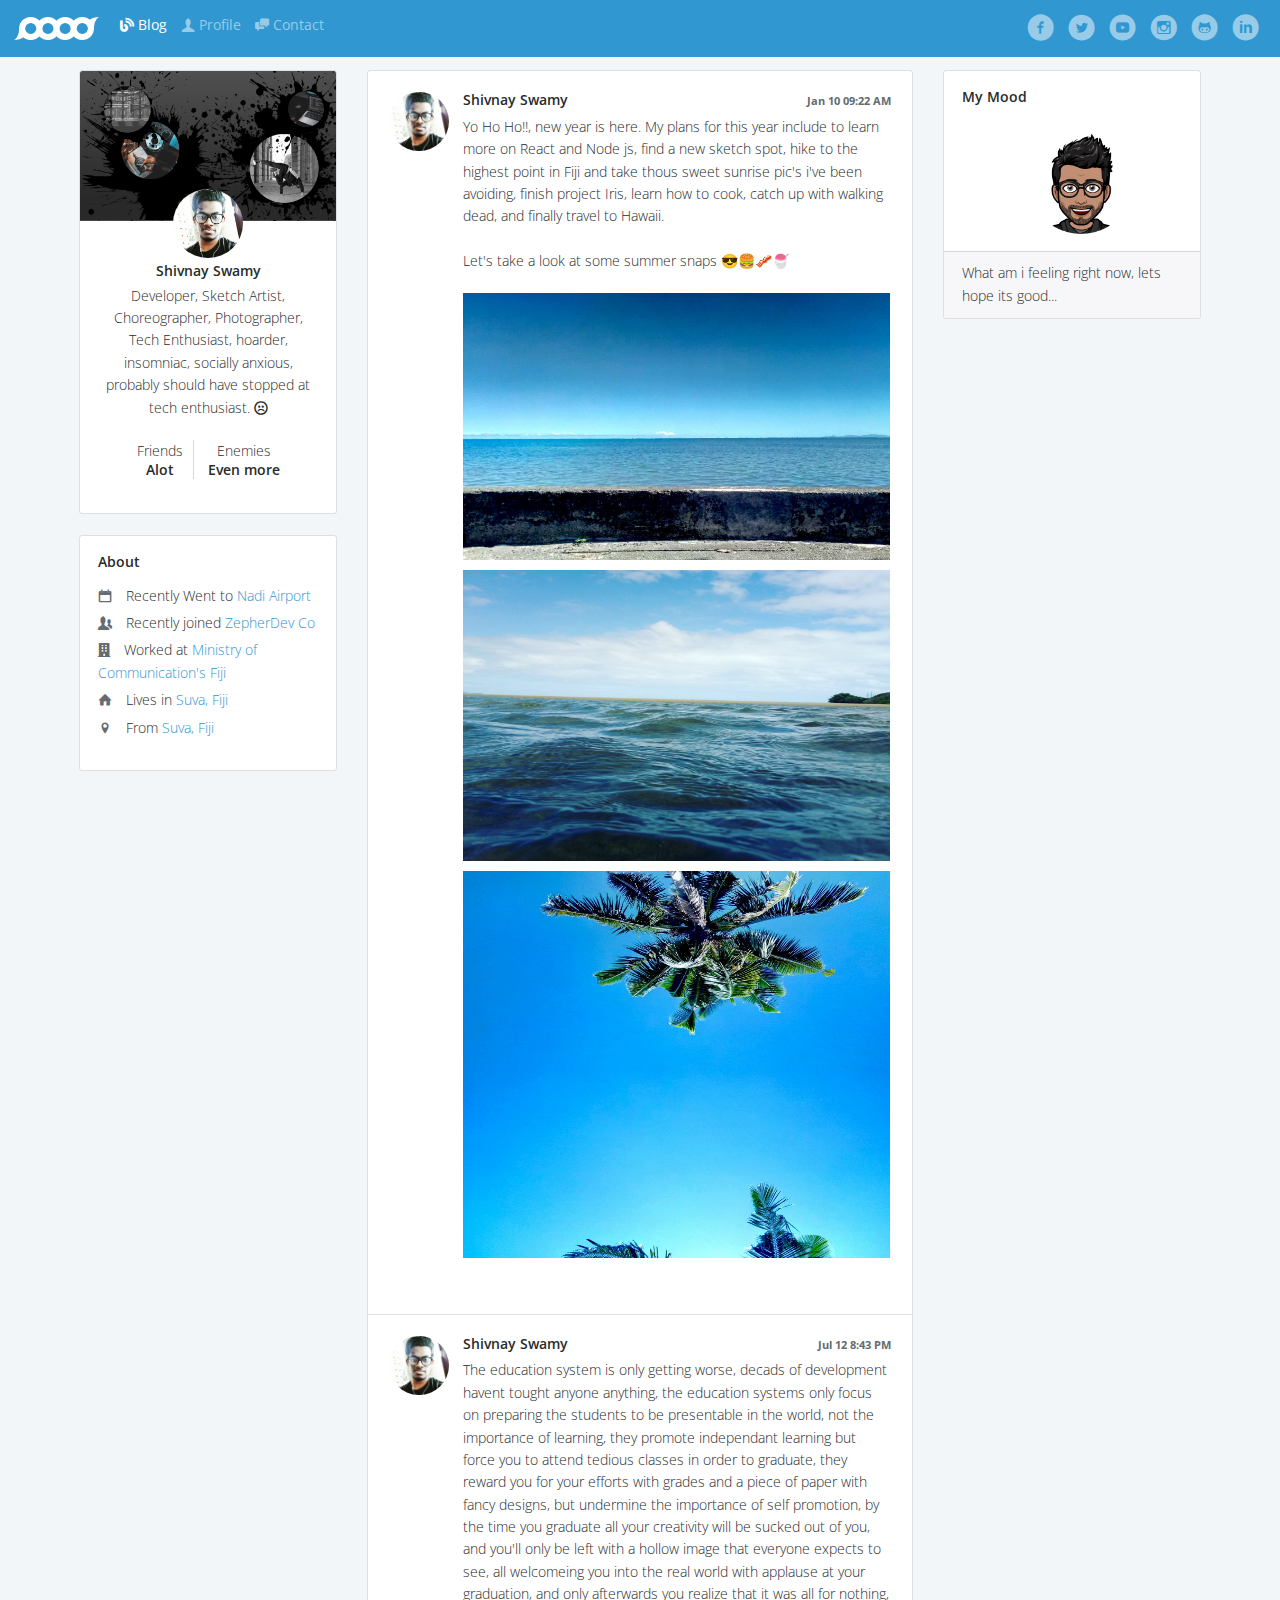
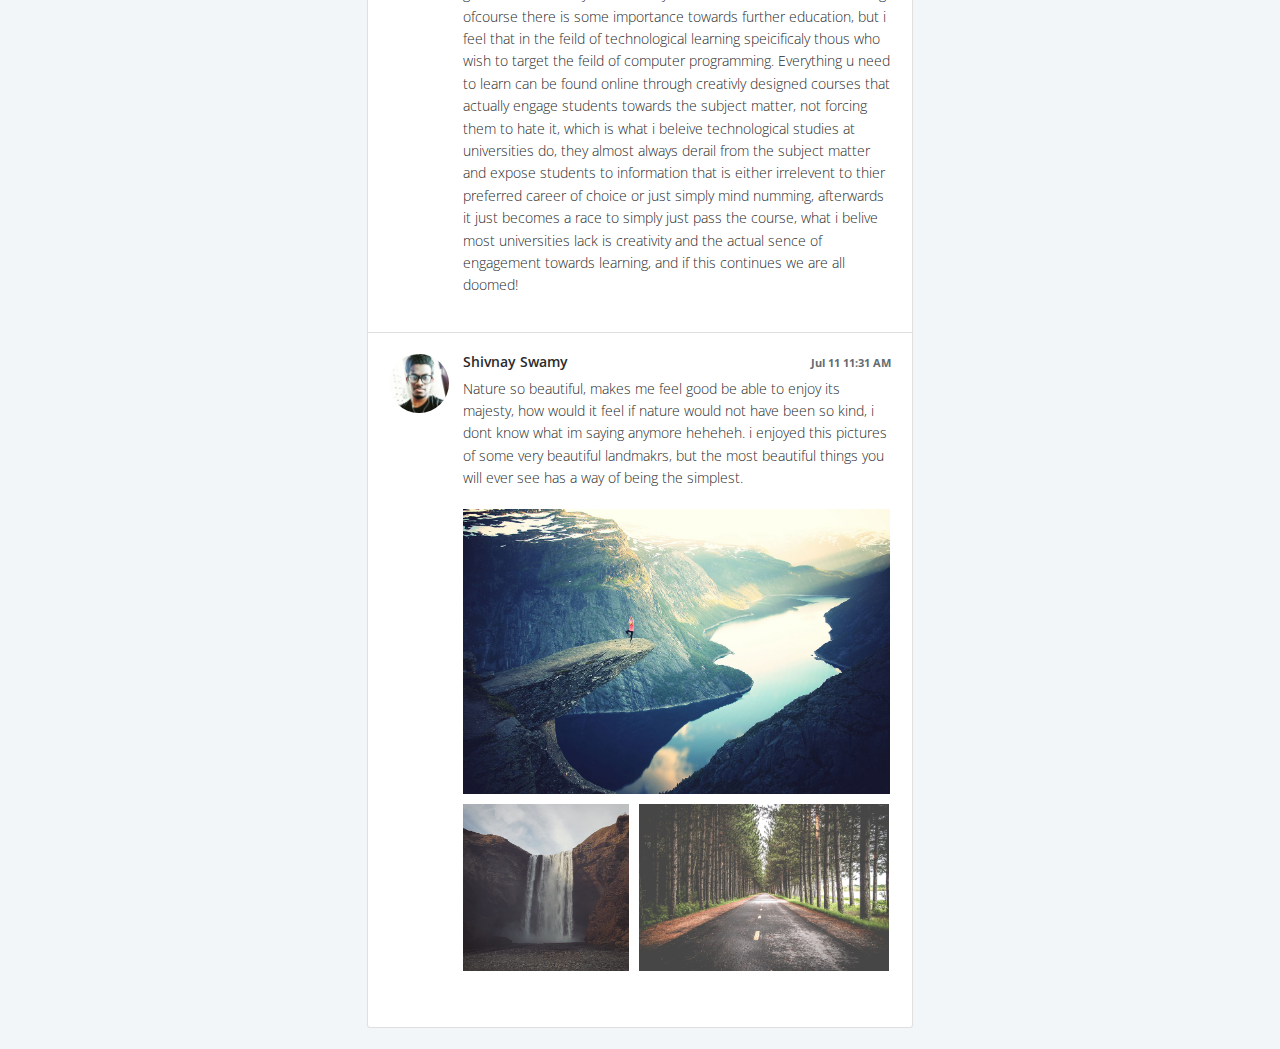
<file: index.html>
<!DOCTYPE html>
<html lang="en">
  <head>
    <meta charset="utf-8">
    <meta http-equiv="X-UA-Compatible" content="IE=edge">
    <meta name="viewport" content="width=device-width, initial-scale=1">
    <meta name="description" content="shivnay shivnesh swamy developer profile and portfolio">
    <meta name="keywords" content="shivnay swamy profile portfolio">
    <meta name="author" content="shivnay swamy">
    <title>Shivnay Swamy &middot; Home</title>
    <link rel="icon" href="assets/img/favicon.png">
    <link href='https://fonts.googleapis.com/css?family=Open+Sans:400,300,600' rel='stylesheet' type='text/css'>
    <link href="assets/css/toolkit.css" rel="stylesheet">
    <link href="assets/css/application.css" rel="stylesheet">
    <link rel="stylesheet" href="../assets/font_awesome/css/all.css">
  </head>
<body class="with-top-navbar"> 
  <!-- Top Nav Bar-->
  <nav class="navbar navbar-toggleable-sm fixed-top navbar-inverse bg-primary app-navbar">
    <button
      class="navbar-toggler navbar-toggler-right hidden-md-up"
      type="button"
      data-toggle="collapse"
      data-target="#navbarResponsive"
      aria-controls="navbarResponsive"
      aria-expanded="false"
      aria-label="Toggle navigation">
      <span class="navbar-toggler-icon"></span>
    </button>

    <a class="navbar-brand" href="../">
      <img src="assets/img/brand-white.png" alt="brand">
    </a>

    <div class="collapse navbar-collapse" id="navbarResponsive">
      <!-- Dropdown Menu-->
      <ul class="navbar-nav mr-auto">
        <li class="nav-item active">
          <a class="nav-link" href="../"><span class="icon"><i class="fas fa-blog"></i></span> Blog <span class="sr-only">(current)</span></a>
        </li>
        <li class="nav-item">
          <a class="nav-link" href="profile/"><span class="icon icon-user"></i></span> Profile</a>
        </li>
        <li class="nav-item">
          <a class="nav-link button" href="mailto:zepherdev@gmail.com"><span class="icon icon-chat"></span> Contact</a>
        </li>
      </ul>
       <!-- Social Accounts Mobile View-->
      <ul class="dropdown-social-links">
          <li class="nav-item hidden-md-up">
            <a class="social-link nav-link" href="https://www.facebook.com/shivnay.swamy" target="_blank">
              <span class="icon icon-facebook-with-circle"></span>
            </a>
          </li>
          <li class="nav-item hidden-md-up">
            <a class="social-link nav-link" href="https://twitter.com/swamy_shivnay" target="_blank">
              <span class="icon icon-twitter-with-circle"></span>
            </a>
          </li>
          <li class="nav-item hidden-md-up">
            <a class="social-link nav-link" href="https://www.youtube.com/channel/UC2IynJ_GxRKrrXS3cbHJbYA?view_as=subscriber" target="_blank">
              <span class="icon icon-youtube-with-circle"></span>
            </a>
          </li>
          <li class="nav-item hidden-md-up">
            <a class="social-link nav-link" href="https://www.instagram.com/shivnay_shivnesh" target="_blank">
              <span class="icon icon-instagram-with-circle"></span>
            </a>
          </li>
          <li class="nav-item hidden-md-up">
            <a class="social-link nav-link" href="https://github.com/Shivnay" target="_blank">
              <span class="icon icon-github-with-circle"></span>
            </a>
          </li>
          <li class="nav-item hidden-md-up">
            <a class="social-link nav-link" href="https://www.linkedin.com/in/shivnay-swamy-4798a2133/" target="_blank">
              <span class="icon icon-linkedin-with-circle"></span>
            </a>
          </li>
      </ul>
      <!-- Social Accounts Desktop View-->
      <ul class="nav navbar-nav float-right mr-0 hidden-sm-down">
        <li class="nav-item">
          <a class="social-link nav-link" href="https://www.facebook.com/shivnay.swamy" target="_blank">
            <span class="icon icon-facebook-with-circle"></span>
          </a>
        </li>
        <li class="nav-item">
          <a class="social-link nav-link" href="https://twitter.com/swamy_shivnay" target="_blank">
            <span class="icon icon-twitter-with-circle"></span>
          </a>
        </li>
        <li class="nav-item">
          <a class="social-link nav-link" href="https://www.youtube.com/channel/UC2IynJ_GxRKrrXS3cbHJbYA?view_as=subscriber" target="_blank">
            <span class="icon icon-youtube-with-circle"></span>
          </a>
        </li>
        <li class="nav-item">
            <a class="social-link nav-link" href="https://www.instagram.com/shivnay_shivnesh" target="_blank">
              <span class="icon icon-instagram-with-circle"></span>
            </a>
          </li>
          <li class="nav-item">
            <a class="social-link nav-link" href="https://github.com/Shivnay" target="_blank">
              <span class="icon icon-github-with-circle"></span>
            </a>
          </li>
          <li class="nav-item">
            <a class="social-link nav-link" href="https://www.linkedin.com/in/shivnay-swamy-4798a2133/" target="_blank">
              <span class="icon icon-linkedin-with-circle"></span>
            </a>
          </li>
      </ul>
    </div>
  </nav>
  <div class="container pt-4">
    <div class="row">
      <!-- Profile Summary-->
      <div class="col-lg-3">
        <!-- Profile Card-->
        <div class="card card-profile mb-4">
          <div class="card-header" style="background-image: url(assets/img/profile/cover.jpg);"></div>
          <div class="card-block text-center">
            <a href="profile/">
              <img class="card-profile-img" src="assets/img/profile/avatar-dhg.jpg">
            </a>
            <h6 class="card-title">
              <a class="text-inherit" href="profile/">Shivnay Swamy</a>
            </h6>
            <p class="mb-4">
              Developer, Sketch Artist, Choreographer, Photographer, Tech Enthusiast, 
              hoarder, insomniac, socially anxious, probably should have stopped at tech enthusiast.
            <span class="icon icon-emoji-sad"></span></p>

            <ul class="card-menu">
              <li class="card-menu-item">
                <a href="#userModal" class="text-inherit" data-toggle="modal">
                  Friends
                  <h6 class="my-0">Alot</h6>
                </a>
              </li>
              <li class="card-menu-item">
                <a href="#userModal" class="text-inherit" data-toggle="modal">
                  Enemies
                  <h6 class="my-0">Even more</h6>
                </a>
              </li>
            </ul>
          </div>
        </div>
        <!-- About Card-->
        <div class="card visible-md-block visible-lg-block mb-4">
          <div class="card-block">
            <h6 class="mb-3">About</h6>
            <ul class="list-unstyled list-spaced">
              <li><span class="text-muted icon icon-calendar mr-3"></span>Recently Went to <span class="text-primary">Nadi Airport</span>
              <li><span class="text-muted icon icon-users mr-3"></span>Recently joined <span class="text-primary">ZepherDev Co</span>
              <li><span class="text-muted icon mr-3"><i class="fas fa-building"></i></span>Worked at <span class="text-primary"><a href="http://www.communications.gov.fj/" target="_blank">Ministry of Communication's Fiji</span></a>
              <li><span class="text-muted icon icon-home mr-3"></span>Lives in <span class="text-primary">Suva, Fiji</span>
              <li><span class="text-muted icon icon-location-pin mr-3"></span>From <span class="text-primary">Suva, Fiji</span>
            </ul>
          </div>
        </div>
      </div>
      <!-- Profile Timeline-->
      <div class="col-lg-6">
        <ul class="list-group media-list media-list-stream mb-4">
          <li class="media list-group-item p-4">
            <img
              class="media-object d-flex align-self-start mr-3"
              src="assets/img/profile/avatar-dhg.jpg">
            <div class="media-body">
              <div class="media-heading">
                <small class="float-right text-muted"><strong>Jan 10 09:22 AM</strong></small> 
                <h6>Shivnay Swamy</h6>
              </div>
              <p>
                 Yo Ho Ho!!, new year is here. My plans for this year include to learn more on React and Node js,
                 find a new sketch spot, hike to the highest point in Fiji and take thous sweet sunrise pic's i've 
                 been avoiding, finish project Iris, learn how to cook, catch up with walking dead, and finally travel to
                 Hawaii. <br><br>
                 Let's take a look at some summer snaps 😎🍔🥓🍧
              </p>
              <div class="media-body-inline-grid" data-grid="images">
                <div style="display: none">
                  <img data-width="640" data-height="400" data-action="zoom" src="../assets/img/instagram_5.jpg">
                </div>
                <div style="display: none">
                  <img data-width="940" data-height="640" data-action="zoom" src="../assets/img/instagram_11.jpg">
                </div>
                <div style="display: none">
                  <img data-width="748" data-height="700" data-action="zoom" src="../assets/img/instagram_12.jpg">
                </div>
              </div>
            </div>
          </li>
          <!-- Posts-->
          <li class="media list-group-item p-4">
            <img
              class="media-object d-flex align-self-start mr-3"
              src="assets/img/profile/avatar-dhg.jpg">
            <div class="media-body">
              <div class="media-body-text">
                <div class="media-heading">
                  <small class="float-right text-muted"><strong>Jul 12 8:43 PM</strong></small>
                  <h6>Shivnay Swamy</h6>
                </div>
                <p>
                  The education system is only getting worse, decads of development havent tought anyone anything, the 
                  education systems only focus on preparing the students to be presentable in the world, not the 
                  importance of learning, they promote independant learning but force you to attend tedious classes 
                  in order to graduate, they reward you for your efforts with grades and a piece of paper with fancy 
                  designs, but undermine the importance of self promotion, by the time you graduate all your creativity
                  will be sucked out of you, and you'll only be left with a hollow image that everyone expects to see, all
                  welcomeing you into the real world with applause at your graduation, and only afterwards you realize that it
                  was all for nothing, ofcourse there is some importance towards further education, but i feel that in the
                  feild of technological learning speicificaly thous who wish to target the feild of computer programming. 
                  Everything u need to learn can be found online through creativly designed courses that actually engage students 
                  towards the subject matter, not forcing them to hate it, which is what
                  i beleive technological studies at universities do, they almost always derail from the subject matter
                  and expose students to information that is either irrelevent to thier preferred career of choice or just simply 
                  mind numming, afterwards it just becomes a race to simply just pass the course, what i belive most universities lack
                  is creativity and the actual sence of engagement towards learning, and if this continues we are all doomed! 
                </p>
              </div>
            </div>
          </li>
           <!-- Posts-->
          <li class="media list-group-item p-4">
            <img
              class="media-object d-flex align-self-start mr-3"
              src="assets/img/profile/avatar-dhg.jpg">
            <div class="media-body">
              <div class="media-heading">
                <small class="float-right text-muted"><strong>Jul 11 11:31 AM</strong></small> 
                <h6>Shivnay Swamy</h6>
              </div>
              <p>
                Nature so beautiful, makes me feel good be able to enjoy its majesty, how would it feel if 
                nature would not have been so kind, i dont know what im saying anymore heheheh. i enjoyed this
                pictures of some very beautiful landmakrs, but the most beautiful things you will ever see 
                has a way of being the simplest. 
              </p>

              <div class="media-body-inline-grid" data-grid="images">
                <div style="display: none">
                  <img data-action="zoom" data-width="1050" data-height="700" src="assets/img/unsplash_1.jpg">
                </div>

                <div style="display: none">
                  <img data-action="zoom" data-width="640" data-height="640" src="assets/img/instagram_4.jpg">
                </div>

                <div style="display: none">
                  <img data-action="zoom" data-width="1048" data-height="700" src="assets/img/unsplash_2.jpg">
                </div>
              </div>
            </div>
          </li>
        </ul>
      </div>
      <!-- Right Panel-->
      <div class="col-lg-3">
        <div class="card mb-4 hidden-md-down">
          <div class="card-block">
            <h6 class="mb-3">My Mood</h6>
            <ul class="media-list media-list-stream">
              <li class="media">
                <div class="media-body">
                    <div id="mood">
                        <ul>
                            <li><span><img src="assets/img/emoji/smile.png" alt="smile" class="visibel"/></span></li>
                            <li><span><img src="assets/img/emoji/lol.png" alt="lol" class="hidden"/></span></li>
                            <li><span><img src="assets/img/emoji/wink.png" alt="wink" class="hidden"/></span></li>
                            <li><span><img src="assets/img/emoji/tear_lol.png" alt="wink" class="hidden"/></span></li>
                            <li class="hidden final"><span><i class="fas fa-redo-alt"></i></span></li>
                        </ul>
                    </div>
                </div>
              </li>
            </ul>
          </div>
          <div class="card-footer">
            What am i feeling right now, lets hope its good...
          </div>
        </div>
      </div>
    </div>
  </div>
    <script src="assets/js/jquery.min.js"></script>    
    <script src="assets/js/tether.min.js"></script>
    <script src="assets/js/chart.js"></script>
    <script src="assets/js/toolkit.js"></script>
    <script src="assets/js/application.js"></script>
    <script>
      // execute/clear BS loaders for docs
      $(function(){
        if (window.BS&&window.BS.loader&&window.BS.loader.length) {
          while(BS.loader.length){(BS.loader.pop())()}
        }
      })
    </script>
  </body>
</html>
</file>
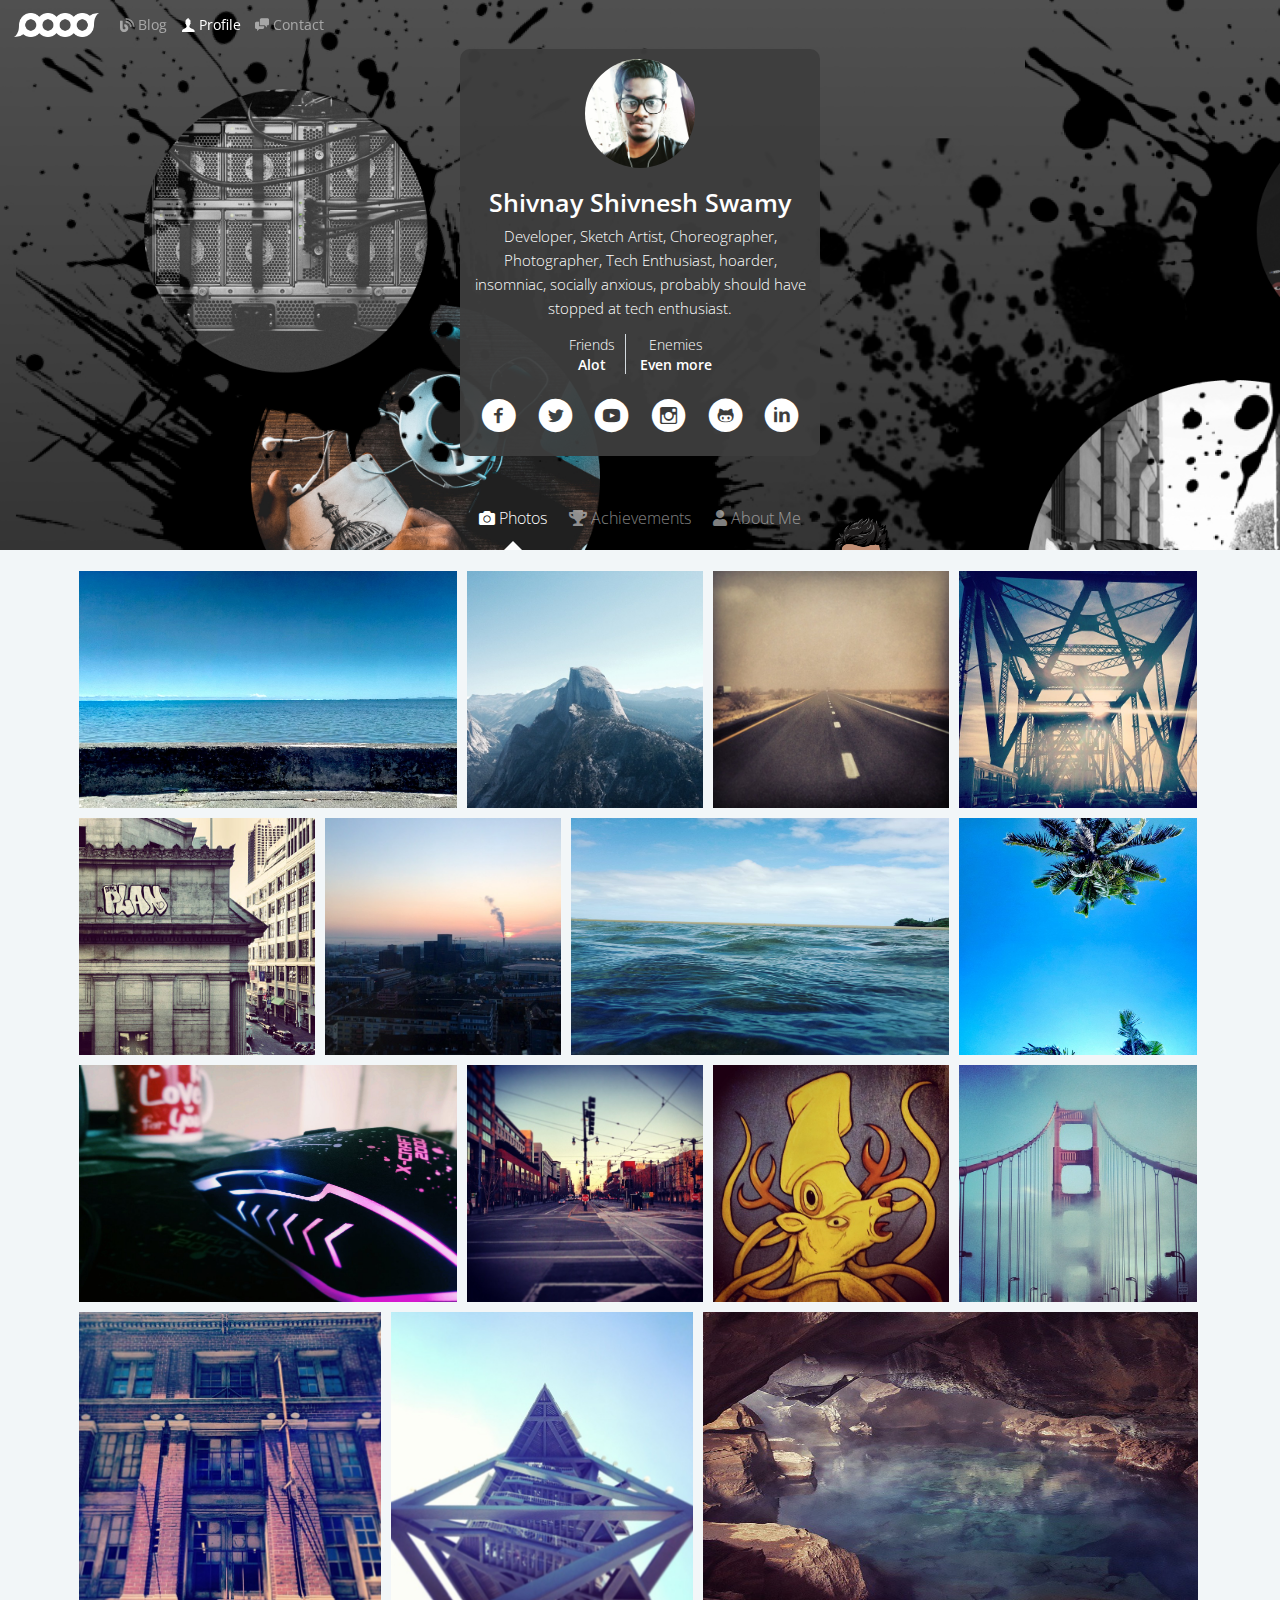
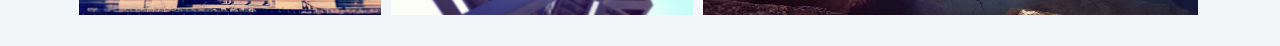
<file: profile/index.html>
<!DOCTYPE html>
<html lang="en">
  <head>
    <meta charset="utf-8">
    <meta http-equiv="X-UA-Compatible" content="IE=edge">
    <meta name="viewport" content="width=device-width, initial-scale=1">
    <meta name="description" content="shivnay shivnesh swamy developer profile and portfolio">
    <meta name="keywords" content="shivnay swamy zepherdev profile portfolio">
    <meta name="author" content="shivnay shivnesh swamy">
    <title>Shivnay Swamy &middot; Profile</title>
    <link rel="icon" href="../assets/img/favicon.png">
    <link href='https://fonts.googleapis.com/css?family=Open+Sans:400,300,600' rel='stylesheet' type='text/css'>
    <link href="../assets/css/toolkit.css" rel="stylesheet">
    <link href="../assets/css/application.css" rel="stylesheet">
    <link href="../assets/font_awesome/css/all.css" rel="stylesheet">
  </head>
  <body>
      <!-- Top Nav Bar-->
    <nav class="navbar navbar-toggleable-sm fixed-top navbar-inverse app-navbar">
        <button
          class="navbar-toggler navbar-toggler-right hidden-md-up"
          type="button"
          data-toggle="collapse"
          data-target="#navbarResponsive"
          aria-controls="navbarResponsive"
          aria-expanded="false"
          aria-label="Toggle navigation">
          <span class="navbar-toggler-icon"></span>
        </button>
    
        <a class="navbar-brand" href="../">
          <img src="../assets/img/brand-white.png" alt="brand">
        </a>
    
        <div class="collapse navbar-collapse" id="navbarResponsive">
          <!-- Dropdown Menu-->
          <ul class="navbar-nav mr-auto">
            <li class="nav-item">
                <a class="nav-link" href="../"><span class="icon"><i class="fas fa-blog"></i></span> Blog <span class="sr-only">(current)</span></a>
            </li>
            <li class="nav-item active">
              <a class="nav-link" href="../profile/"><span class="icon icon-user"></i></span> Profile</a>
            </li>
            <li class="nav-item">
                <a class="nav-link button" href="mailto:zepherdev@gmail.com"><span class="icon icon-chat"></span> Contact</a>
              </li>
          </ul>
        </div>
    </nav>
    <!-- Profile Jumbotron-->
    <div class="profile-header" style="background-image: url(../assets/img/profile/cover.jpg);">
      <div class="container">
        <div class="container-inner">
          <img class="rounded-circle media-object" src="../assets/img/profile/avatar-dhg.jpg">
          <h3 class="profile-header-user">Shivnay Shivnesh Swamy</h3>
          <p class="profile-header-bio">
            <!-- Entrepreneur, Proficient in the field of Web and Mobile Applications 
            Development, and all its entirety. -->
            Developer, Sketch Artist, Choreographer, Photographer, Tech Enthusiast, hoarder, 
            insomniac, socially anxious, probably should have stopped at tech enthusiast.
          </p>
          <ul class="card-menu">
            <li class="card-menu-item">
              <a href="#userModal" class="text-inherit" data-toggle="modal">
                Friends
                <h6 class="my-0">Alot</h6>
              </a>
            </li>
            <li class="card-menu-item">
              <a href="#userModal" class="text-inherit" data-toggle="modal">
                Enemies
                <h6 class="my-0">Even more</h6>
              </a>
            </li>
          </ul>
          <!-- Social Accounts -->
          <ul class="dropdown-social-links">
            <li class="nav-item">
              <a class="social-link nav-link" href="https://www.facebook.com/shivnay.swamy" target="_blank">
                <span class="icon icon-facebook-with-circle"></span>
              </a>
            </li>
            <li class="nav-item">
              <a class="social-link nav-link" href="https://twitter.com/swamy_shivnay" target="_blank">
                <span class="icon icon-twitter-with-circle"></span>
              </a>
            </li>
            <li class="nav-item">
              <a class="social-link nav-link" href="https://www.youtube.com/channel/UC2IynJ_GxRKrrXS3cbHJbYA?view_as=subscriber" target="_blank">
                <span class="icon icon-youtube-with-circle"></span>
              </a>
            </li>
            <li class="nav-item">
                <a class="social-link nav-link" href="https://www.instagram.com/shivnay_shivnesh" target="_blank">
                  <span class="icon icon-instagram-with-circle"></span>
                </a>
              </li>
              <li class="nav-item">
                <a class="social-link nav-link" href="https://github.com/Shivnay" target="_blank">
                  <span class="icon icon-github-with-circle"></span>
                </a>
              </li>
              <li class="nav-item">
                <a class="social-link nav-link" href="https://www.linkedin.com/in/shivnay-swamy-4798a2133/" target="_blank">
                  <span class="icon icon-linkedin-with-circle"></span>
                </a>
              </li>
          </ul>
        </div>
      </div>
      <!-- Profile Options-->
      <nav class="profile-header-nav">
        <ul class="nav nav-tabs justify-content-center" role="tablist">
          <li class="nav-item active">
            <a class="nav-link" href="#Photos" data-toggle="tab" role="tab"><span><i class="fas fa-camera"></i></span> Photos</a>
          </li>
          <li class="nav-item ">
            <a class="nav-link" href="#achievements" data-toggle="tab" role="tab"><span><i class="fas fa-trophy"></i></span> Achievements</a>
          </li>
          <li class="nav-item">
            <a class="nav-link" href="#about-me" data-toggle="tab" role="tab"><span><i class="fas fa-user"></i></span> About Me</a>
          </li>
          <li>
              <div class="peek-cover">
                  <img src="../assets/img/emoji/peek-bottom.png" alt="peek-cover" />
              </div>
          </li>
        </ul>
      </nav>
    </div>
    <div class="tab-content">
      <!-- Photo's Tab-->
      <div class="tab-pane fade show active container my-4" data-grid="images" role="tabpanel" id="Photos">
        <div>
          <img data-width="640" data-height="400" data-action="zoom" src="../assets/img/instagram_5.jpg">
        </div>
  
        <div>
          <img data-width="640" data-height="640" data-action="zoom" src="../assets/img/instagram_6.jpg">
        </div>
  
        <div>
          <img data-width="640" data-height="640" data-action="zoom" src="../assets/img/instagram_7.jpg">
        </div>
  
        <div>
          <img data-width="640" data-height="640" data-action="zoom" src="../assets/img/instagram_8.jpg">
        </div>
  
        <div>
          <img data-width="640" data-height="640" data-action="zoom" src="../assets/img/instagram_9.jpg">
        </div>
  
        <div>
          <img data-width="640" data-height="640" data-action="zoom" src="../assets/img/instagram_10.jpg">
        </div>
  
        <div>
          <img data-width="640" data-height="400" data-action="zoom" src="../assets/img/instagram_11.jpg">
        </div>
  
        <div>
          <img data-width="640" data-height="640" data-action="zoom" src="../assets/img/instagram_12.jpg">
        </div>
  
        <div>
          <img data-width="640" data-height="400" data-action="zoom" src="../assets/img/instagram_13.jpg">
        </div>
  
        <div>
          <img data-width="640" data-height="640" data-action="zoom" src="../assets/img/instagram_14.jpg">
        </div>
  
        <div>
          <img data-width="640" data-height="640" data-action="zoom" src="../assets/img/instagram_15.jpg">
        </div>
  
        <div>
          <img data-width="640" data-height="640" data-action="zoom" src="../assets/img/instagram_16.jpg">
        </div>
  
        <div>
          <img data-width="640" data-height="640" data-action="zoom" src="../assets/img/instagram_17.jpg">
        </div>
  
        <div>
          <img data-width="640" data-height="640" data-action="zoom" src="../assets/img/instagram_18.jpg">
        </div>
  
        <div>
          <img data-width="640" data-height="400" data-action="zoom" src="../assets/img/instagram_1.jpg">
        </div>
  
        
      </div>
      <!-- Achievements Tab-->
      <div class="tab-pane fade show container my-4" role="tabpanel" id="achievements">
        <div class="mt-2">
          <div class="row">
            <!-- Achievement Info-->
            <div class="col-lg-3">
              <div class="card card-profile">
                <div class="card-header">
                    <img class="card-certificate-img" data-width="100%" data-height="100%" data-action="zoom" src="../assets/img/certificates/certificate1.jpg">
                </div>
                <div class="card-block text-xs-center">
                  <img class="card-profile-img" src="../assets/img/icons/udemy.jpeg">
                  <h5 class="card-title">Complete Web Developer Course 2.0</h5>
                  <ul class="list-unstyled list-spaced">
                      <li><span class="text-muted icon mr-3"><i class="fas fa-building"></i></span>From <a href="https://www.udemy.com" target="_blank">Udemy</a>
                      <li><span class="text-muted icon icon-calendar mr-3"></span>Issued <span class="text-primary">July 5, 2019</span>
                      <li><span class="text-muted icon icon-triangle-right"></span>No Expiration Date
                    </ul>
                  <a class="btn btn-outline-primary btn-md" href="https://ude.my/UC-XF94IMSO" target="_blank">
                    <span class="icon"><i class="fas fa-trophy"></i></span> View Certificate
                  </a>
                </div>
              </div>
            </div>
            <div class="col-lg-3">
              <div class="card card-profile">
                <div class="card-header">
                    <img class="card-certificate-img" data-width="100%" data-height="100%" data-action="zoom" src="../assets/img/certificates/certificate11.jpg">
                </div>
                <div class="card-block text-xs-center">
                  <img class="card-profile-img" src="../assets/img/icons/udemy.jpeg">
                  <h5 class="card-title">MySQl Bootcamp: Go from SQL Beginner to Expert</h5>
                  <ul class="list-unstyled list-spaced">
                      <li><span class="text-muted icon mr-3"><i class="fas fa-building"></i></span>From <a href="https://www.udemy.com" target="_blank">Udemy</a>
                      <li><span class="text-muted icon icon-calendar mr-3"></span>Issued <span class="text-primary">November 19, 2019</span>
                      <li><span class="text-muted icon icon-triangle-right"></span>No Expiration Date
                    </ul>
                  <a class="btn btn-outline-primary btn-md" href="https://ude.my/UC-L1AIRTQ9" target="_blank">
                    <span class="icon"><i class="fas fa-trophy"></i></span> View Certificate
                  </a>
                </div>
              </div>
            </div>
            <div class="col-lg-3">
              <div class="card card-profile">
                <div class="card-header">
                    <img class="card-certificate-img" data-action="zoom" src="../assets/img/certificates/certificate3.jpg">
                </div>
                <div class="card-block text-xs-center">
                  <img class="card-profile-img" src="../assets/img/icons/the-cca.png">
                  <h5 class="card-title">PHP Level 1</h5>
                  <ul class="list-unstyled list-spaced">
                      <li><span class="text-muted icon mr-3"><i class="fas fa-building"></i></span>From <a href="https://www.the-cca.org" target="_blank">CCA</a>
                      <li><span class="text-muted icon icon-calendar mr-3"></span>Issued <span class="text-primary">June 20, 2019</span>
                      <li><span class="text-muted icon icon-triangle-right"></span>No Expiration Date
                    </ul>
                  <a class="btn btn-outline-primary btn-md" href="https://www.the-cca.org/php-level-1/" target="_blank">
                    <span class="icon"><i class="fas fa-trophy"></i></span> View Certificate
                  </a>
                </div>
              </div>
            </div>
            <div class="col-lg-3">
              <div class="card card-profile">
                <div class="card-header">
                    <img class="card-certificate-img" data-action="zoom" src="../assets/img/certificates/certificate4.jpg">
                </div>
                <div class="card-block text-xs-center">
                  <img class="card-profile-img" src="../assets/img/icons/the-cca.png">
                  <h5 class="card-title">Javascript Level 1</h5>
                  <ul class="list-unstyled list-spaced">
                      <li><span class="text-muted icon mr-3"><i class="fas fa-building"></i></span>From <a href="https://www.the-cca.org" target="_blank">CCA</a>
                      <li><span class="text-muted icon icon-calendar mr-3"></span>Issued <span class="text-primary">June 7, 2019</span>
                      <li><span class="text-muted icon icon-triangle-right"></span>No Expiration Date
                    </ul>
                  <a class="btn btn-outline-primary btn-md" href="https://www.the-cca.org/javascript-level-1/" target="_blank">
                    <span class="icon"><i class="fas fa-trophy"></i></span> View Certificate
                  </a>
                </div>
              </div>
            </div>
          </div>
          <div class="row mt-2">
            <div class="col-lg-3">
                <div class="card card-profile">
                  <div class="card-header">
                      <img class="card-certificate-img" data-action="zoom" src="../assets/img/certificates/certificate5.jpg">
                  </div>
                  <div class="card-block text-xs-center">
                    <img class="card-profile-img" src="../assets/img/icons/the-cca.png">
                    <h5 class="card-title">HTML Level 1</h5>
                    <ul class="list-unstyled list-spaced">
                        <li><span class="text-muted icon mr-3"><i class="fas fa-building"></i></span>From <a href="https://www.the-cca.org" target="_blank">CCA</a>
                        <li><span class="text-muted icon icon-calendar mr-3"></span>Issued <span class="text-primary">January 11th, 2018</span>
                        <li><span class="text-muted icon icon-triangle-right"></span>No Expiration Date
                      </ul>
                    <a class="btn btn-outline-primary btn-md" href="https://www.the-cca.org/html-level-1/" target="_blank">
                      <span class="icon"><i class="fas fa-trophy"></i></span> View Certificate
                    </a>
                  </div>
                </div>
            </div>
            <div class="col-lg-3">
              <div class="card card-profile">
                <div class="card-header">
                    <img class="card-certificate-img" data-action="zoom" src="../assets/img/certificates/certificate6.jpg">
                </div>
                <div class="card-block text-xs-center">
                  <img class="card-profile-img" src="../assets/img/icons/the-cca.png">
                  <h5 class="card-title">CSS Level 1</h5>
                  <ul class="list-unstyled list-spaced">
                      <li><span class="text-muted icon mr-3"><i class="fas fa-building"></i></span>From <a href="https://www.the-cca.org" target="_blank">CCA</a>
                      <li><span class="text-muted icon icon-calendar mr-3"></span>Issued <span class="text-primary">June 7th, 2019</span>
                      <li><span class="text-muted icon icon-triangle-right"></span>No Expiration Date
                    </ul>
                  <a class="btn btn-outline-primary btn-md" href="https://www.the-cca.org/css-level-1/" target="_blank">
                    <span class="icon"><i class="fas fa-trophy"></i></span> View Certificate
                  </a>
                </div>
              </div>
            </div>
            <div class="col-lg-3">
              <div class="card card-profile">
                <div class="card-header">
                    <img class="card-certificate-img" data-action="zoom" src="../assets/img/certificates/certificate2.jpg">
                </div>
                <div class="card-block text-xs-center">
                  <img class="card-profile-img" src="../assets/img/icons/the-cca.png">
                  <h5 class="card-title">JQuery Level 1</h5>
                  <ul class="list-unstyled list-spaced">
                      <li><span class="text-muted icon mr-3"><i class="fas fa-building"></i></span>From <a href="https://www.the-cca.org" target="_blank">CCA</a>
                      <li><span class="text-muted icon icon-calendar mr-3"></span>Issued <span class="text-primary">June 10, 2019</span>
                      <li><span class="text-muted icon icon-triangle-right"></span>No Expiration Date
                    </ul>
                  <a class="btn btn-outline-primary btn-md" href="https://www.the-cca.org/jquery-level-1/" target="_blank">
                    <span class="icon"><i class="fas fa-trophy"></i></span> View Certificate
                  </a>
                </div>
              </div>
            </div>
            <div class="col-lg-3">
                <div class="card card-profile">
                  <div class="card-header">
                      <img class="card-certificate-img" data-action="zoom" src="../assets/img/certificates/certificate8.jpg">
                  </div>
                  <div class="card-block text-xs-center">
                    <img class="card-profile-img" src="../assets/img/icons/sololearn.jpeg">
                    <h5 class="card-title">Java</h5>
                    <ul class="list-unstyled list-spaced">
                        <li><span class="text-muted icon mr-3"><i class="fas fa-building"></i></span>From <a href="https://www.sololearn.com" target="_blank">Sololearn</a>
                        <li><span class="text-muted icon icon-calendar mr-3"></span>Issued <span class="text-primary">December 31st, 2016</span>
                        <li><span class="text-muted icon icon-triangle-right"></span>No Expiration Date
                      </ul>
                    <a class="btn btn-outline-primary btn-md" href="https://www.sololearn.com/Profile/459064/Java" target="_blank">
                      <span class="icon"><i class="fas fa-trophy"></i></span> View Certificate
                    </a>
                  </div>
                </div>
            </div>
          </div>
          <div class="row mt-2">
            <div class="col-lg-3">
              <div class="card card-profile">
                <div class="card-header">
                    <img class="card-certificate-img" data-action="zoom" src="../assets/img/certificates/certificate9.jpg">
                </div>
                <div class="card-block text-xs-center">
                  <img class="card-profile-img" src="../assets/img/icons/sololearn.jpeg">
                  <h5 class="card-title">C++</h5>
                  <ul class="list-unstyled list-spaced">
                      <li><span class="text-muted icon mr-3"><i class="fas fa-building"></i></span>From <a href="https://www.sololearn.com" target="_blank">Sololearn</a>
                      <li><span class="text-muted icon icon-calendar mr-3"></span>Issued <span class="text-primary">September 5th, 2016</span>
                      <li><span class="text-muted icon icon-triangle-right"></span>No Expiration Date
                    </ul>
                  <a class="btn btn-outline-primary btn-md" href="https://www.sololearn.com/Profile/459064/CPlusPlus" target="_blank">
                    <span class="icon"><i class="fas fa-trophy"></i></span> View Certificate
                  </a>
                </div>
              </div>
            </div>
            <div class="col-lg-3">
                <div class="card card-profile">
                  <div class="card-header">
                      <img class="card-certificate-img" data-action="zoom" src="../assets/img/certificates/certificate10.jpg">
                  </div>
                  <div class="card-block text-xs-center">
                    <img class="card-profile-img" src="../assets/img/icons/sololearn.jpeg">
                    <h5 class="card-title">C#</h5>
                    <ul class="list-unstyled list-spaced">
                        <li><span class="text-muted icon mr-3"><i class="fas fa-building"></i></span>From <a href="https://www.sololearn.com" target="_blank">Sololearn</a>
                        <li><span class="text-muted icon icon-calendar mr-3"></span>Issued <span class="text-primary">November 26th, 2016</span>
                        <li><span class="text-muted icon icon-triangle-right"></span>No Expiration Date
                      </ul>
                      <a class="btn btn-outline-primary btn-md" href="https://www.sololearn.com/Profile/459064/CSharp" target="_blank">
                      <span class="icon"><i class="fas fa-trophy"></i></span> View Certificate
                      </a>
                  </div>
                </div>
              </div>
              <div class="col-lg-3">
                <div class="card card-profile">
                  <div class="card-header">
                      <img class="card-certificate-img" data-action="zoom" src="../assets/img/certificates/certificate7.jpg">
                  </div>
                  <div class="card-block text-xs-center">
                    <img class="card-profile-img" src="../assets/img/icons/sololearn.jpeg">
                    <h5 class="card-title">SQL</h5>
                    <ul class="list-unstyled list-spaced">
                        <li><span class="text-muted icon mr-3"><i class="fas fa-building"></i></span>From <a href="https://www.sololearn.com" target="_blank">Sololearn</a>
                        <li><span class="text-muted icon icon-calendar mr-3"></span>Issued <span class="text-primary">May 27th, 2018</span>
                        <li><span class="text-muted icon icon-triangle-right"></span>No Expiration Date
                      </ul>
                    <a class="btn btn-outline-primary btn-md" href="https://www.sololearn.com/Profile/459064/SQL" target="_blank">
                      <span class="icon"><i class="fas fa-trophy"></i></span> View Certificate
                    </a>
                  </div>
                </div>
            </div>
          </div>
        </div>
      </div>
      <!-- About Me Tab-->
      <div class="tab-pane fade show container my-4" role="tabpanel" id="about-me">
        <div class="container pt-4">
          <div class="row">
            <!-- About Me-->
            <div class="col-lg-4">
              <div class="card visible-md-block visible-lg-block mb-4">
                <div class="card-block">
                  <h3 class="mb-3">About</h3>
                  <ul class="list-unstyled list-spaced">
                    <li><span class="text-muted icon icon-calendar mr-3"></span>Recently Went to <span class="text-primary">Nadi Internatoinal Airport</span>
                    <li><span class="text-muted icon icon-users mr-3"></span>Recently joined <span class="text-primary">ZepherDev Corporation</span>
                    <li><span class="text-muted icon mr-3"><i class="fas fa-building"></i></span>Worked at <span class="text-primary">Ministry of Communication's Fiji</span>
                    <li><span class="text-muted icon icon-home mr-3"></span>Lives in <span class="text-primary">Suva, Fiji</span>
                    <li><span class="text-muted icon icon-location-pin mr-3"></span>From <span class="text-primary">Suva, Fiji</span>
                    <li><span class="text-muted icon icon-cake mr-3"></span>Date of Birth <span class="text-primary">26th Augest 1997</span>
                    <li><span class="text-muted icon icon-heart mr-3"></span>Relationship Status <span class="text-primary">Single and ready to eat pringles</span>
                  </ul>
                </div>
              </div>
            </div>
            <!-- Skill's Tree-->
            <div class="col-lg-8">
              <div class="card visible-md-block visible-lg-block mb-4">
                <div class="card-block">
                  <h3>Skill</h3>
                  <hr />
                  <ul class="list-unstyled">
                    <li class="list-item-float text-capitalize"> <span class="icon icon-triangle-right"></span>Full-Stack Web Development</li>
                    <li class="list-item-float text-capitalize"> <span class="icon icon-triangle-right"></span>Cross-Platform Mobile Application Development</li>
                    <li class="list-item-float text-capitalize"> <span class="icon icon-triangle-right"></span>UI/UX Design</li>
                    <li class="list-item-float text-capitalize"> <span class="icon icon-triangle-right"></span>Database Design</li>
                    <li class="list-item-float text-capitalize"> <span class="icon icon-triangle-right"></span>Database Administration</li>
                    <li class="list-item-float text-capitalize"> <span class="icon icon-triangle-right"></span>Sketch Artistry</li>
                    <li class="list-item-float text-capitalize"> <span class="icon icon-triangle-right"></span>Choreography</li>
                    <li class="list-item-float text-capitalize"> <span class="icon icon-triangle-right"></span>Photography</li>
                  </ul>
                </div>
              </div>
              <div class="card visible-md-block visible-lg-block mb-4">
                <div class="card-block">
                  <h3>Education</h3>
                  <hr />
                  <ul class="list-unstyled">
                    <li><h4 class="font-weight-normal">Bachelor of Computer Science and Information Systems (2019)</h4></li>
                    <li><h5 class="font-weight-normal"><span class="text-primary"><a href="https://www.usp.ac.fj/" target="_blank"> University of The South Pacific</a></span></h5></li>
                  </ul>
                </div>
              </div>
              <div class="card visible-md-block visible-lg-block mb-4">
                <div class="card-block">
                  <h3>Experience</h3>
                  <hr />
                  <ul class="list-unstyled">
                    <li><h4 class="font-weight-normal">Regional Telecenter Supervisor (2016 - 2017)</h4></li>
                    <li><h5 class="font-weight-normal"><span class="text-primary"><a href="http://www.communications.gov.fj/index.php/telecenter" target="_blank"> Ministry of Communication's Fiji</a></span></h5></li>
                    <ul class="list-unstyled">
                      <li class="list-item-float text-capitalize"> <span class="icon icon-triangle-right"></span>Technical Support</li>
                      <li class="list-item-float text-capitalize"> <span class="icon icon-triangle-right"></span>Information System Supervisor</li>
                      <li class="list-item-float text-capitalize"> <span class="icon icon-triangle-right"></span>IoT support</li>
                    </ul>
                  </ul>
                </div>
              </div>
            </div>
          </div>
        </div>
      </div>
    </div>
    <script src="../assets/js/jquery.min.js"></script>    
    <script src="../assets/js/tether.min.js"></script>
    <script src="../assets/js/chart.js"></script>
    <script src="../assets/js/toolkit.js"></script>
    <script src="../assets/js/application.js"></script>
    <script>
      // execute/clear BS loaders for docs
      $(function(){
        if (window.BS&&window.BS.loader&&window.BS.loader.length) {
          while(BS.loader.length){(BS.loader.pop())()}
        }
      });

      //set initial attributes
      $('.navbar').css("transition","0.25s ease-in");
      $('.navbar button').css("visibility","hidden");
      $(window).scroll(function(){
        
        var scroll = $(window).scrollTop();        
        if(scroll >= 100){
            $('.navbar').addClass("bg-primary");
            $('.navbar button').css("visibility","visible");
        } else {
          $('.navbar').removeClass("bg-primary");
          $('.navbar button').css("visibility","hidden");
        }
      });
    </script>
  </body>
</html>
</file>
<file: assets/css/application.css>
/*
 * Application level styles
 * (things that dont make sense in a toolkit :)
 * copyright @colossal 2015
 */

/* docs overrides */
.highlight {
  background-color: #fff;
  border-color: #d3e0e9;
}


/* general overrides */
.list-group-item .glyphicon {
  line-height: 1.4;
}
.modal-header .close {
  margin-top: 4px;
}
strong {
  font-weight: bold;
}


/* navbar */
.app-navbar {
  font-weight: 400;
  -webkit-font-smoothing: antialiased;
}
.app-navbar .form-control {
  box-shadow: none;
}
.app-navbar .navbar-brand img {
  width: 85px;
}
.app-navbar .navbar-collapse {
  max-height: inherit;
}
.app-navbar .navbar-collapse:after {
  height: 100vh;
}
.app-navbar .form-control {
  border-color: #172933;
}
.app-navbar .app-notifications {
  margin-left: 1rem;
  padding-bottom: 4px !important;
  padding-top: 4px !important;
}
.app-notifications .icon:before {
  font-size: 20px;
}
.dropdown-social-links{
  list-style: none;
  display: flex;
  margin: 0;
  padding: 0;
}
.dropdown-social-links li{
  flex: 1;
  display: flex;
}

.dropdown-social-links .social-link{
  color: white;
  font-size: 35px;
}

.social-link{
  padding: unset;
  font-size: 27px;
  display: unset;
  margin: auto;
}

@media (min-width: 768px) {
  .app-navbar .navbar-collapse:after {
    height: auto;
  }
}
@media (max-width: 768px) {
  .app-search {
    margin-top: -1px;
  }
}


/* misc */
.app-login-form {
  max-width: 280px;
  margin-top: -60px;
}
.app-new-msg {
  margin-right: 10px;
}
.app-brand {
  width: 40%;
  display: inline-block;
}
.app-brand img {
  width: 100%;
}
#mood{
  height: 100px;
  width: 100px;
  overflow: hidden;
  margin: auto;
}
#mood ul{
  height: inherit;
  width: inherit;
  list-style: none;
  padding: unset;
}
#mood li{
  position: absolute;
  height: inherit;
  width: inherit;
  transition: 0.3s ease-in-out; 
}
#mood li span{
  line-height: unset; /*toolkist.css override*/
}

#mood li span img{
  transition: 0.3s ease-in-out;   
}
.visibel{
  width: 120px;
  height: 120px;} 

.hidden{
  width: 0px;
  height: 0px;
}
.final{
  color: #3097D1;
}

.peek-cover, .peek-cover-mobile{
  position: absolute;
  width: 100px;
  height: 100px;
  transition: 0.25s ease-out;
}

.peek-cover{
  top: -27px;
}

.peek-cover-mobile{
  top: 400px;
  left: -20px
}

.peek-cover:hover, .peek-cover-mobile:hover{
  cursor: pointer;
}

.peek-cover:hover{
  top: -57px;
}

.peek-cover-mobile:hover{
  left: -1px
}

.peek-cover img{
  width: inherit;
  height: inherit;
}

.peek-cover-mobile img{
  width: inherit;
  height: inherit;
}

@media (max-width: 550px){
  .peek-cover{
    display: none;
  }
}

@media (min-width: 550px){
  .peek-cover-mobile{
    display: none;
  }
}
</file>
